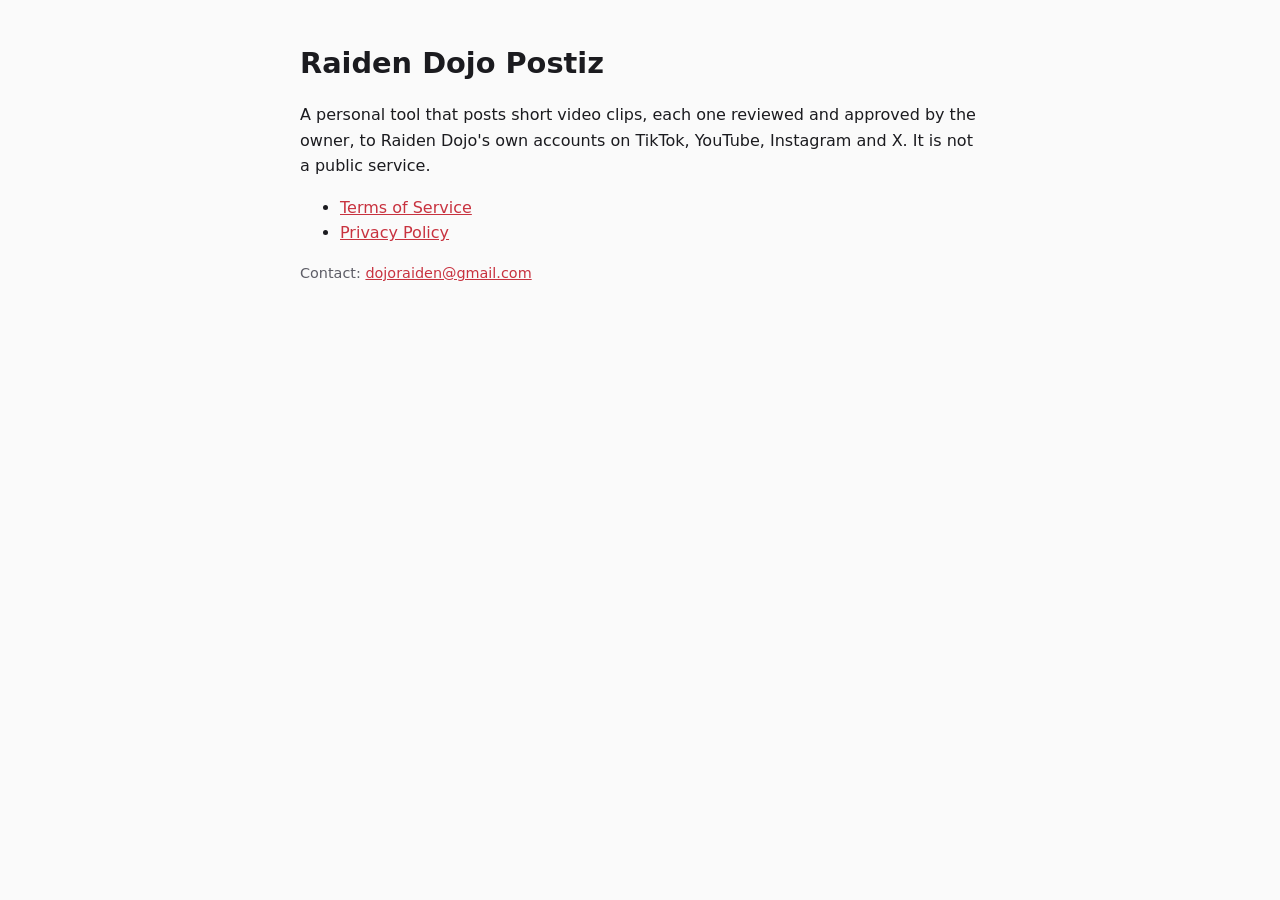
<file: index.html>
<!doctype html>
<html lang="en">
<head>
<meta charset="utf-8">
<meta name="viewport" content="width=device-width, initial-scale=1">
<title>Raiden Dojo Postiz</title>
<link rel="stylesheet" href="style.css">
</head>
<body>
<main>
<h1>Raiden Dojo Postiz</h1>
<p>A personal tool that posts short video clips, each one reviewed and approved by the owner, to Raiden Dojo's
own accounts on TikTok, YouTube, Instagram and X. It is not a public service.</p>
<ul>
  <li><a href="terms.html">Terms of Service</a></li>
  <li><a href="privacy.html">Privacy Policy</a></li>
</ul>
<p class="meta">Contact: <a href="mailto:dojoraiden@gmail.com">dojoraiden@gmail.com</a></p>
</main>
</body>
</html>
</file>
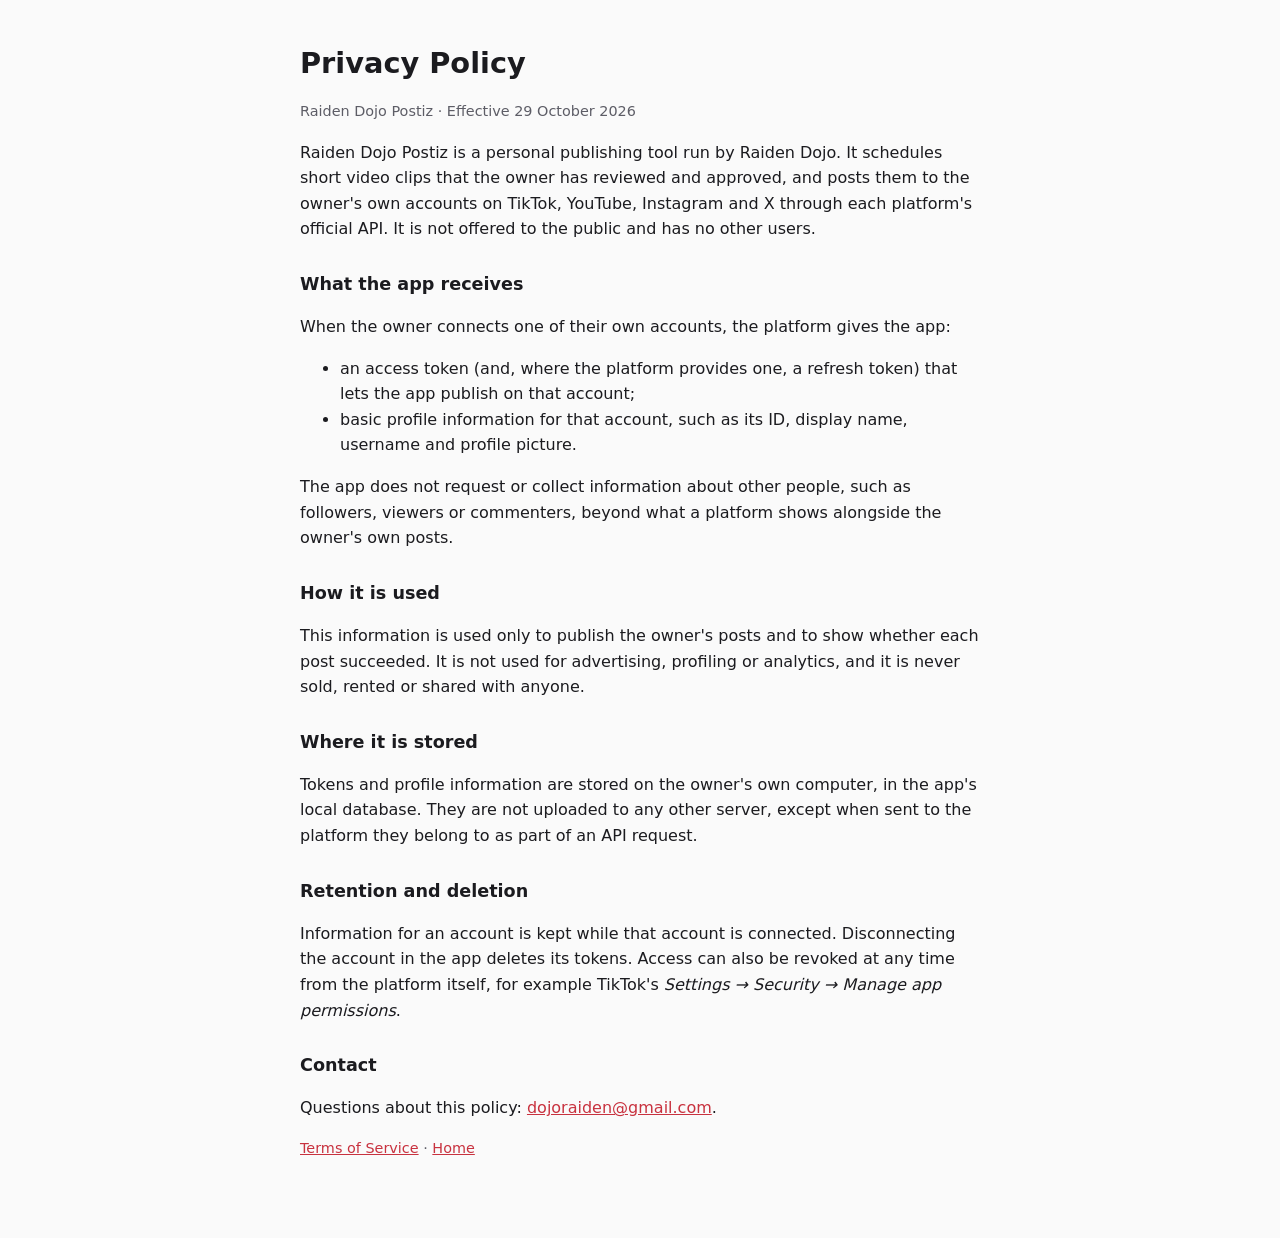
<file: privacy.html>
<!doctype html>
<html lang="en">
<head>
<meta charset="utf-8">
<meta name="viewport" content="width=device-width, initial-scale=1">
<title>Privacy Policy – Raiden Dojo Postiz</title>
<link rel="stylesheet" href="style.css">
</head>
<body>
<main>
<h1>Privacy Policy</h1>
<p class="meta">Raiden Dojo Postiz · Effective 29 October 2026</p>

<p>Raiden Dojo Postiz is a personal publishing tool run by Raiden Dojo. It schedules short video clips that the
owner has reviewed and approved, and posts them to the owner's own accounts on TikTok, YouTube, Instagram and X
through each platform's official API. It is not offered to the public and has no other users.</p>

<h2>What the app receives</h2>
<p>When the owner connects one of their own accounts, the platform gives the app:</p>
<ul>
  <li>an access token (and, where the platform provides one, a refresh token) that lets the app publish on that account;</li>
  <li>basic profile information for that account, such as its ID, display name, username and profile picture.</li>
</ul>
<p>The app does not request or collect information about other people, such as followers, viewers or commenters,
beyond what a platform shows alongside the owner's own posts.</p>

<h2>How it is used</h2>
<p>This information is used only to publish the owner's posts and to show whether each post succeeded. It is not
used for advertising, profiling or analytics, and it is never sold, rented or shared with anyone.</p>

<h2>Where it is stored</h2>
<p>Tokens and profile information are stored on the owner's own computer, in the app's local database. They are
not uploaded to any other server, except when sent to the platform they belong to as part of an API request.</p>

<h2>Retention and deletion</h2>
<p>Information for an account is kept while that account is connected. Disconnecting the account in the app
deletes its tokens. Access can also be revoked at any time from the platform itself, for example TikTok's
<em>Settings → Security → Manage app permissions</em>.</p>

<h2>Contact</h2>
<p>Questions about this policy: <a href="mailto:dojoraiden@gmail.com">dojoraiden@gmail.com</a>.</p>

<p class="meta"><a href="terms.html">Terms of Service</a> · <a href="index.html">Home</a></p>
</main>
</body>
</html>
</file>
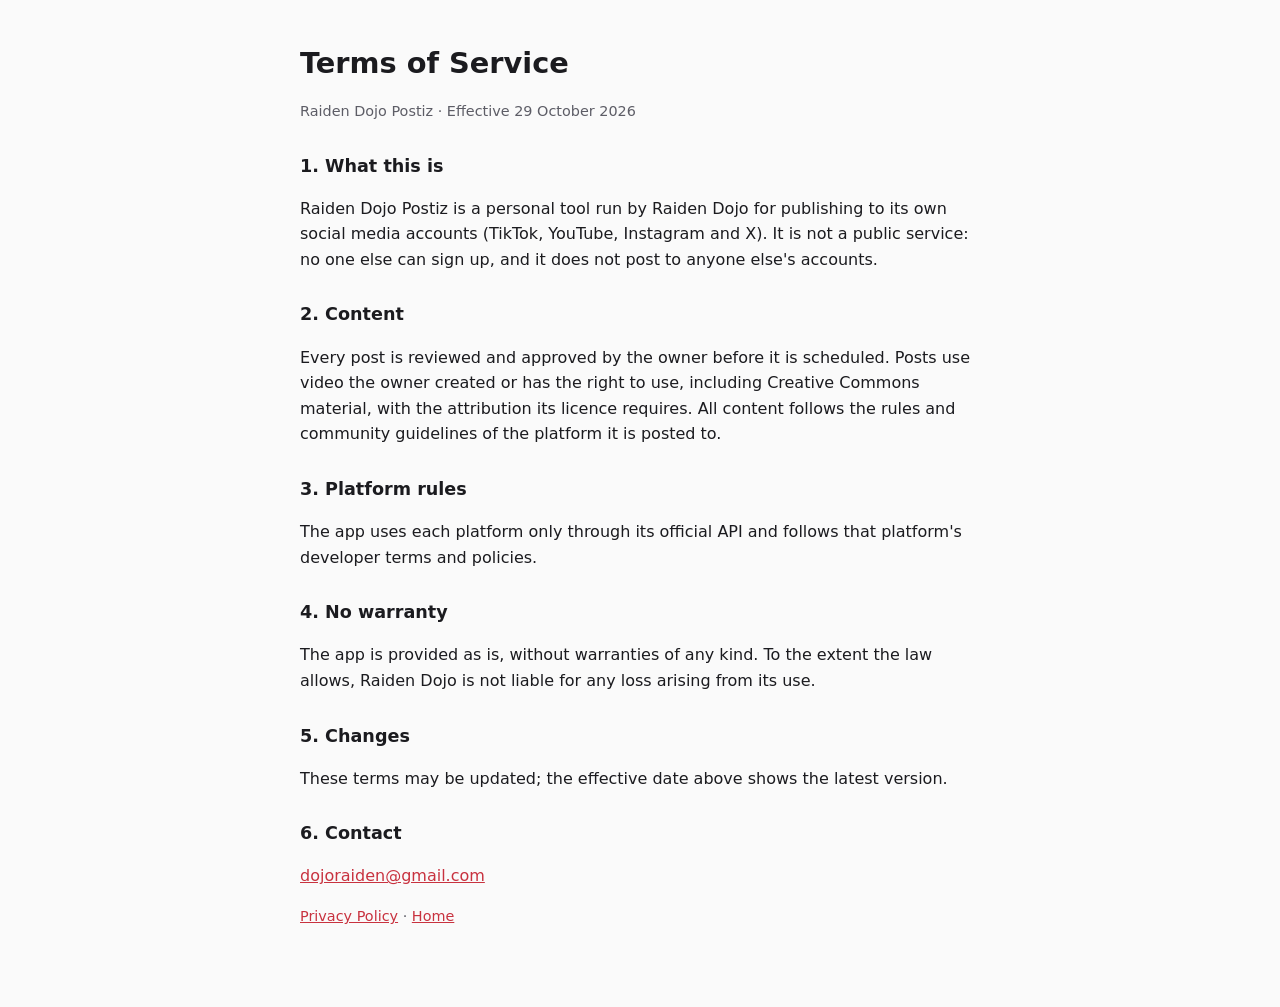
<file: terms.html>
<!doctype html>
<html lang="en">
<head>
<meta charset="utf-8">
<meta name="viewport" content="width=device-width, initial-scale=1">
<title>Terms of Service – Raiden Dojo Postiz</title>
<link rel="stylesheet" href="style.css">
</head>
<body>
<main>
<h1>Terms of Service</h1>
<p class="meta">Raiden Dojo Postiz · Effective 29 October 2026</p>

<h2>1. What this is</h2>
<p>Raiden Dojo Postiz is a personal tool run by Raiden Dojo for publishing to its own social media accounts
(TikTok, YouTube, Instagram and X). It is not a public service: no one else can sign up, and it does not post to
anyone else's accounts.</p>

<h2>2. Content</h2>
<p>Every post is reviewed and approved by the owner before it is scheduled. Posts use video the owner created or
has the right to use, including Creative Commons material, with the attribution its licence requires. All
content follows the rules and community guidelines of the platform it is posted to.</p>

<h2>3. Platform rules</h2>
<p>The app uses each platform only through its official API and follows that platform's developer terms and
policies.</p>

<h2>4. No warranty</h2>
<p>The app is provided as is, without warranties of any kind. To the extent the law allows, Raiden Dojo is not
liable for any loss arising from its use.</p>

<h2>5. Changes</h2>
<p>These terms may be updated; the effective date above shows the latest version.</p>

<h2>6. Contact</h2>
<p><a href="mailto:dojoraiden@gmail.com">dojoraiden@gmail.com</a></p>

<p class="meta"><a href="privacy.html">Privacy Policy</a> · <a href="index.html">Home</a></p>
</main>
</body>
</html>
</file>
<file: style.css>
:root { color-scheme: light dark; --fg: #1b1b1f; --muted: #5d5d66; --bg: #fafafa; --accent: #c8323f; }
@media (prefers-color-scheme: dark) { :root { --fg: #ececf0; --muted: #a0a0aa; --bg: #121214; --accent: #ff6b77; } }
body { margin: 0; background: var(--bg); color: var(--fg); font: 16px/1.6 system-ui, -apple-system, "Segoe UI", sans-serif; }
main { max-width: 680px; margin: 0 auto; padding: 40px 16px 64px; }
h1 { font-size: 1.8rem; margin: 0 0 4px; }
h2 { font-size: 1.1rem; margin: 28px 0 6px; }
.meta { color: var(--muted); font-size: 0.9rem; }
a { color: var(--accent); }
</file>
